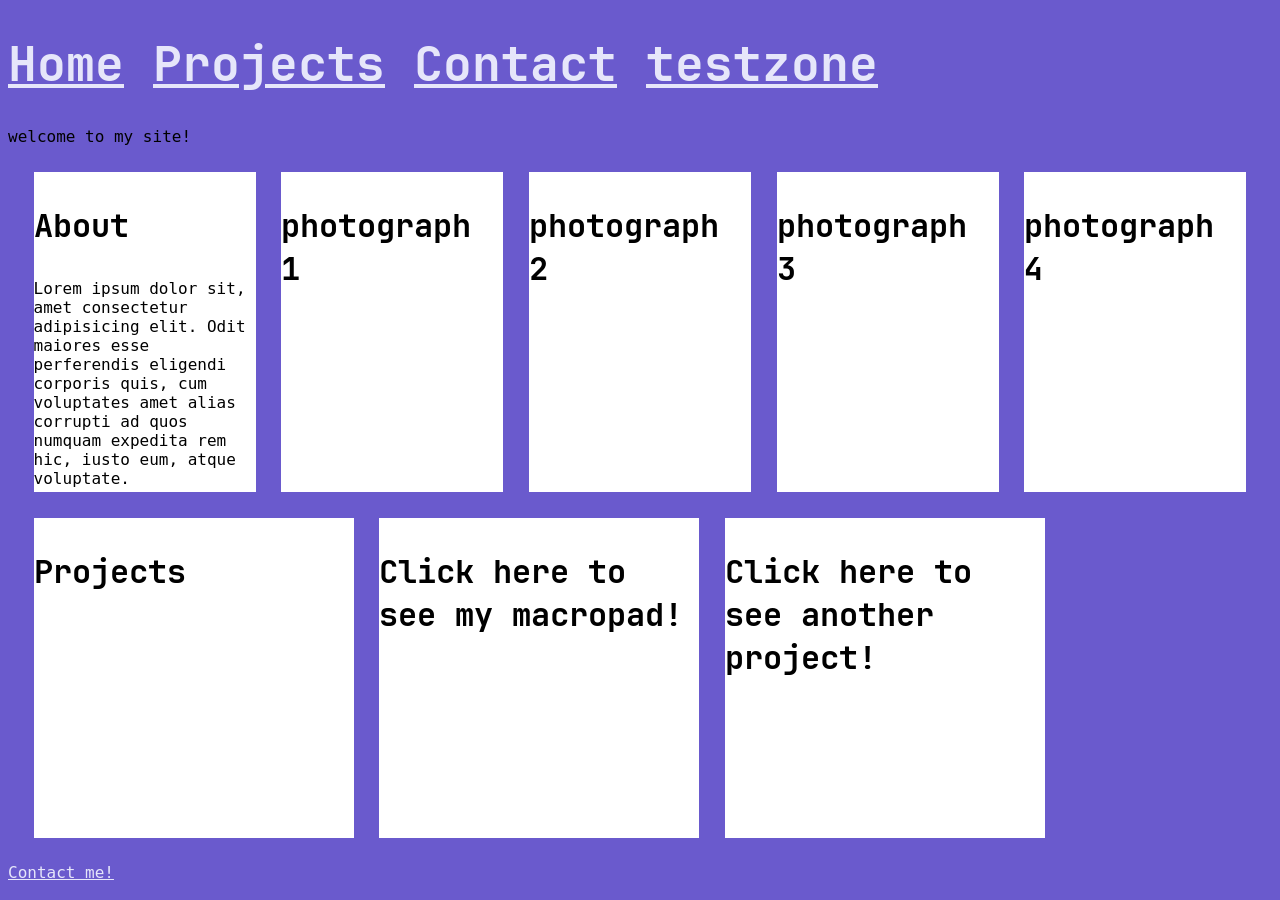
<file: index.html>
<!DOCTYPE html>
<html lang="en">
    <head>
        <meta name="viewport" content="width=device-width, initial-scale=1.0"> 
        <meta charset="UTF-8">
        <link rel="stylesheet" href="styles.css">
        <title>turtle's website home</title>
        <header><p><h1>
            <a href="/">Home</a>
            <a href="projects.html">Projects</a>
            <a href="contactinfo.html">Contact</a>
            <a href="testzone.html">testzone</a>
        </h1></p></header>
    </head>
    <body>
        <p>welcome to my site!</p>
        <div class="photographContainer">
            <div class="photograph">
                <p><h3>About</h3></p>
                <p>Lorem ipsum dolor sit, amet consectetur adipisicing elit. Odit maiores esse perferendis eligendi corporis quis, cum voluptates amet alias corrupti ad quos numquam expedita rem hic, iusto eum, atque voluptate.</p>
            </div>
            <div class="photograph">
                <p><h3>photograph 1</h3></p>
            </div>
            <div class="photograph">
                <p><h3>photograph 2</h3></p>
            </div>
            <div class="photograph">
                <p><h3>photograph 3</h3></p>
            </div>
            <div class="photograph">
                <p><h3>photograph 4</h3></p>
            </div>
        </div>
        <div class="photographContainer">
            <div class="photograph">
                <p><h3>Projects</h3></p>
            </div>
            <div class="photograph">
                    <p><h3>Click here to see my macropad!</h3></p>
                </div>
            <div class="photograph">
                    <p><h3>Click here to see another project!</h3></p>
            </div>
        </div>
        <p><a href="contactinfo.html">Contact me!</a></p>
    </body>
    <html>
</file>
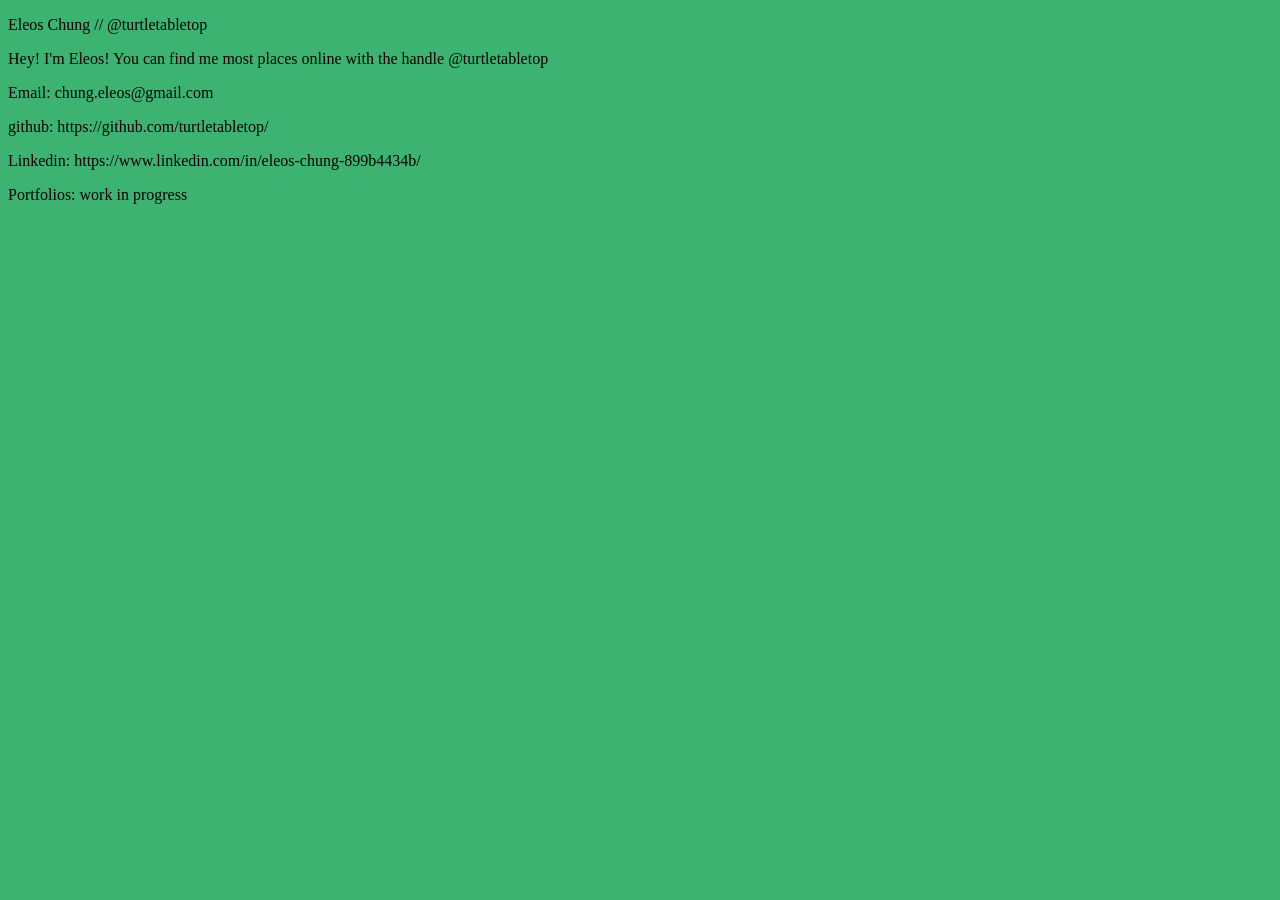
<file: contactcard/index.html>
<!DOCTYPE html>
<html>
    <head>
        <meta name="viewport" content="width=design-width, initial-scale=1.0">
        <meta charset="UTF-8">
        <link rel="stylesheet" href="styles.css">
        <title>turtletabletop's contact card</title>
    </head>
    <body>
        <p>Eleos Chung // @turtletabletop</p>
        
        <p>Hey! I'm Eleos! You can find me most places online with the handle @turtletabletop</p>
        
        <p>Email: chung.eleos@gmail.com</p>
        <p>github: https://github.com/turtletabletop/</p>
        <p>Linkedin: https://www.linkedin.com/in/eleos-chung-899b4434b/</p>
        <p>Portfolios: work in progress</p>

    </body>
</html>
</file>
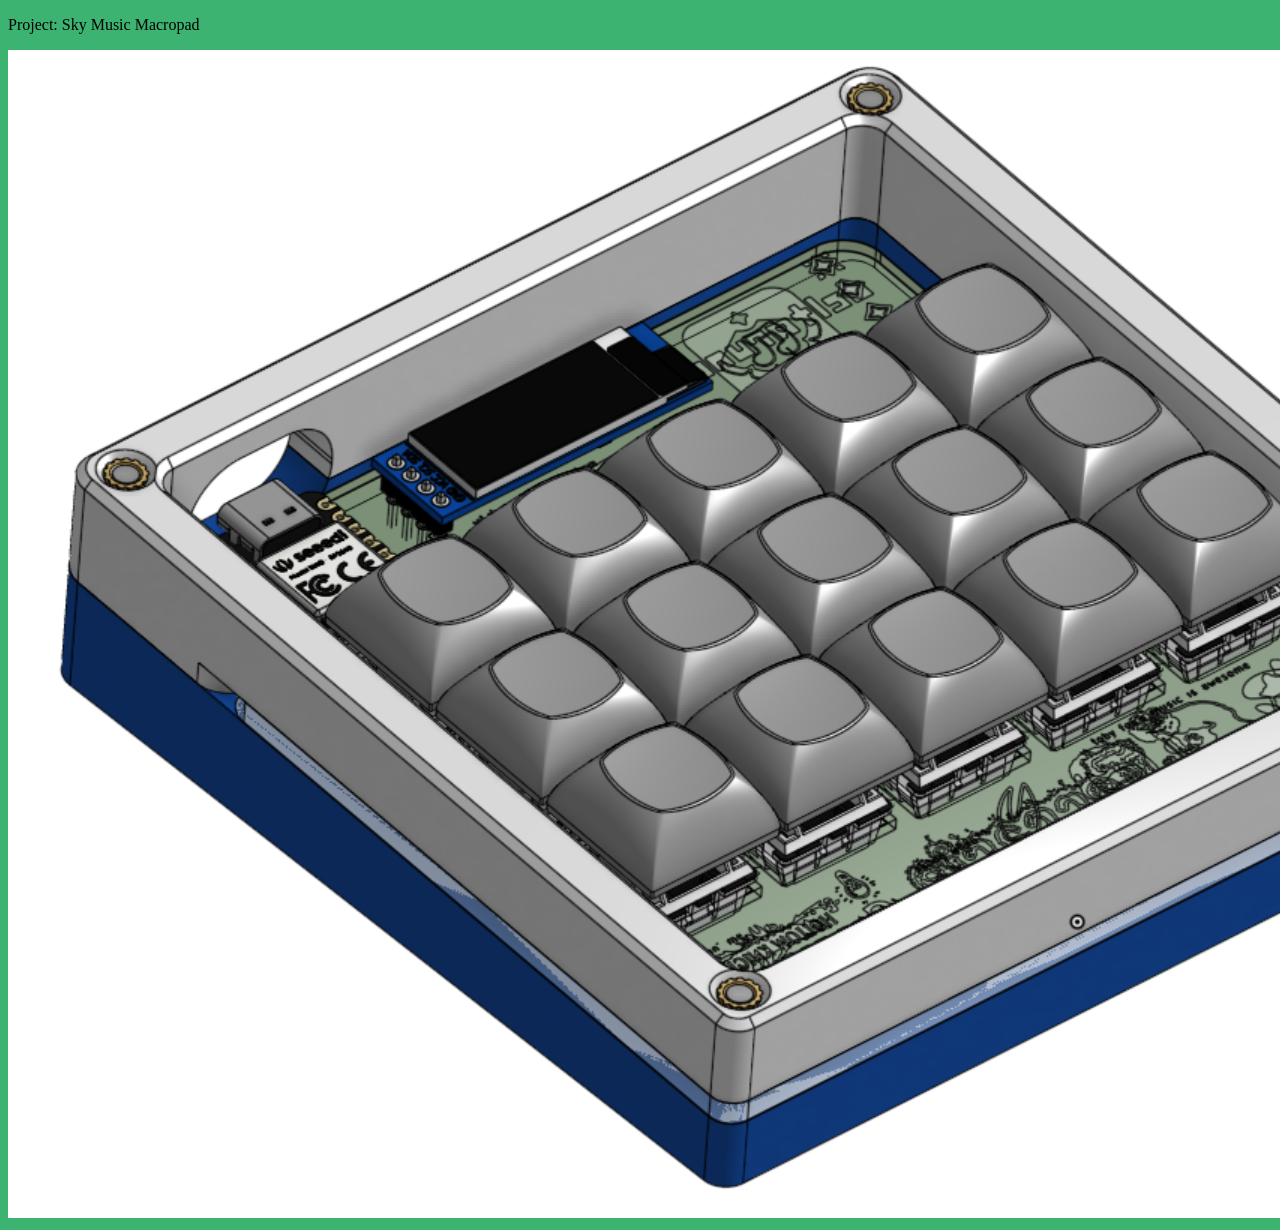
<file: projects/index.html>
<!DOCTYPE html>
<html>
    <head>
        <meta name="viewport" content="width=content-width, initial-scale=1.0">
        <meta charset="UTF-8">
        <link rel="stylesheet" href="styles.css">
        <title>turtletabletop's projects</title>
    </head>
    <body>
        <p>Project: Sky Music Macropad</p>

        <img src="3x5macropad.png" alt="a 3x5 macropad made by turtletabletop!">
    </body>
</html>
</file>
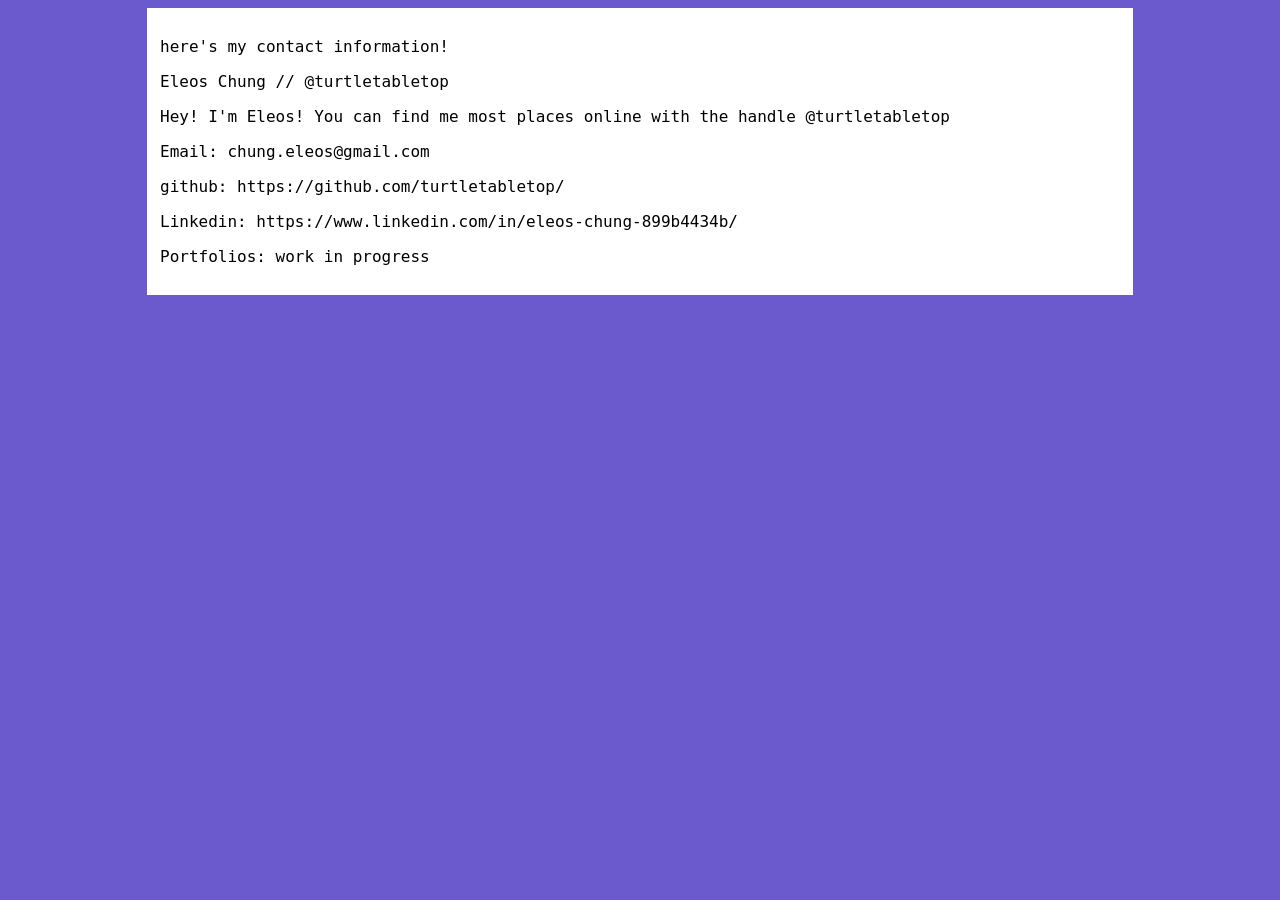
<file: contactinfo.html>
<!DOCTYPE html>
<html>
    <head>
        <meta content="width=content-width, size=1.0">
        <meta charset="UTF-8">
        <link rel="stylesheet" href="styles.css">
        <title>turtletabletop's contact information</title>

    </head>
    <body>
        <div class="contactCardContainer">
            <div class="contactCard">
                <p>here's my contact information!</p>
                <p>Eleos Chung // @turtletabletop</p>
        
                <p>Hey! I'm Eleos! You can find me most places online with the handle @turtletabletop</p>
                
                <p>Email: chung.eleos@gmail.com</p>
                <p>github: https://github.com/turtletabletop/</p>
                <p>Linkedin: https://www.linkedin.com/in/eleos-chung-899b4434b/</p>
                <p>Portfolios: work in progress</p>
            </div>
        </div>
    </body>
</html>
</file>
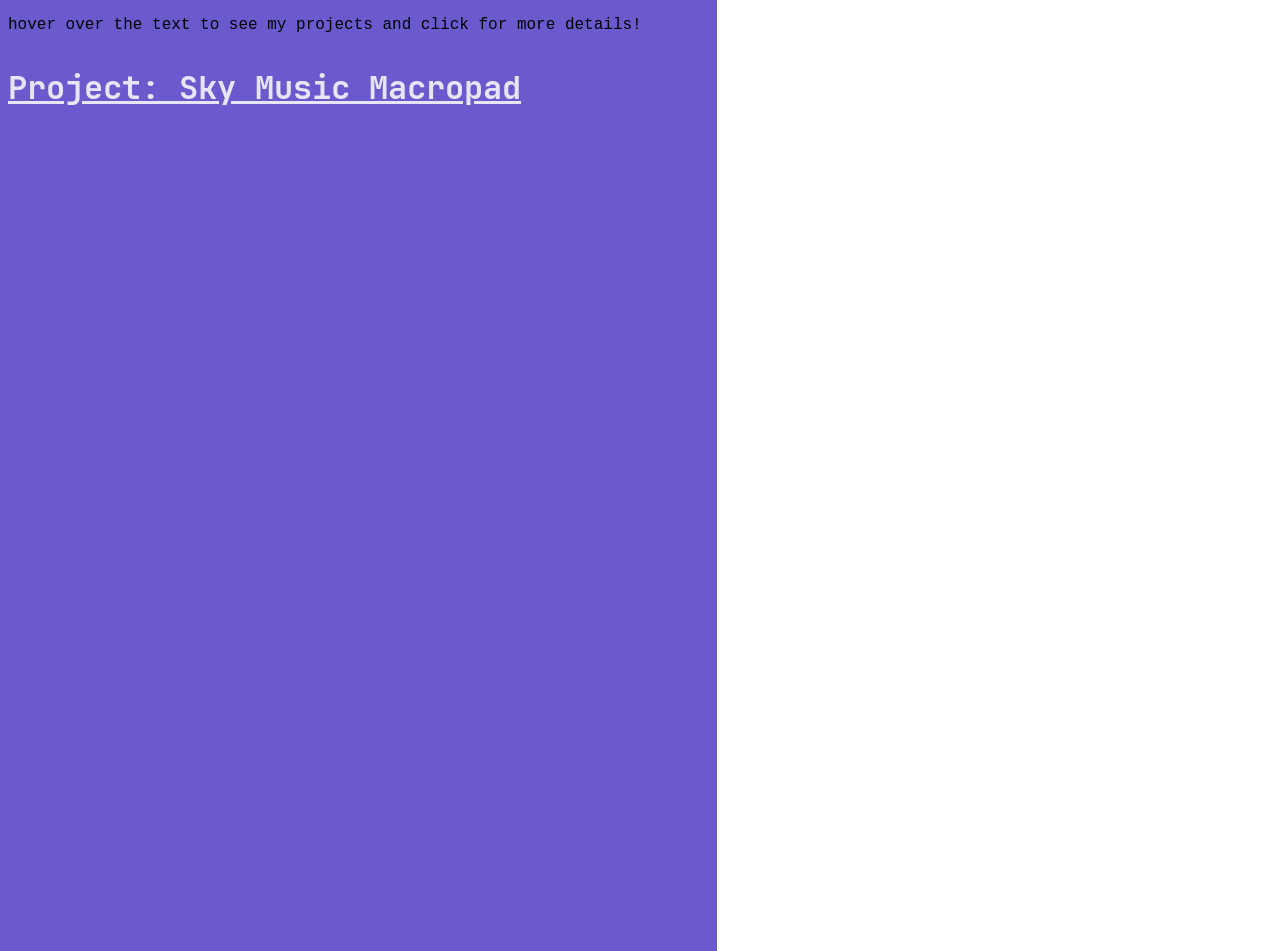
<file: projects.html>
<!DOCTYPE html>
<html>
    <head>
        <meta content="width=content-width, size=1.0">
        <meta charset="UTF-8">
        <link rel="stylesheet" href="styles.css">
        <title>turtletabletop's projects</title>

    </head>
    <body>
        <p>hover over the text to see my projects and click for more details!</p>

        <div class="projectTextContainer">
            <p><a href="https://github.com/turtletabletop/3x5macropad"><h3>Project: Sky Music Macropad</h3></p>

        <div class="hoverContainer">
            <img src="3x5macropad.png" alt="a 3x5 macropad made by turtletabletop!" class="hoverImage">
        </div>
        </div>

    </body>
</html>
</file>
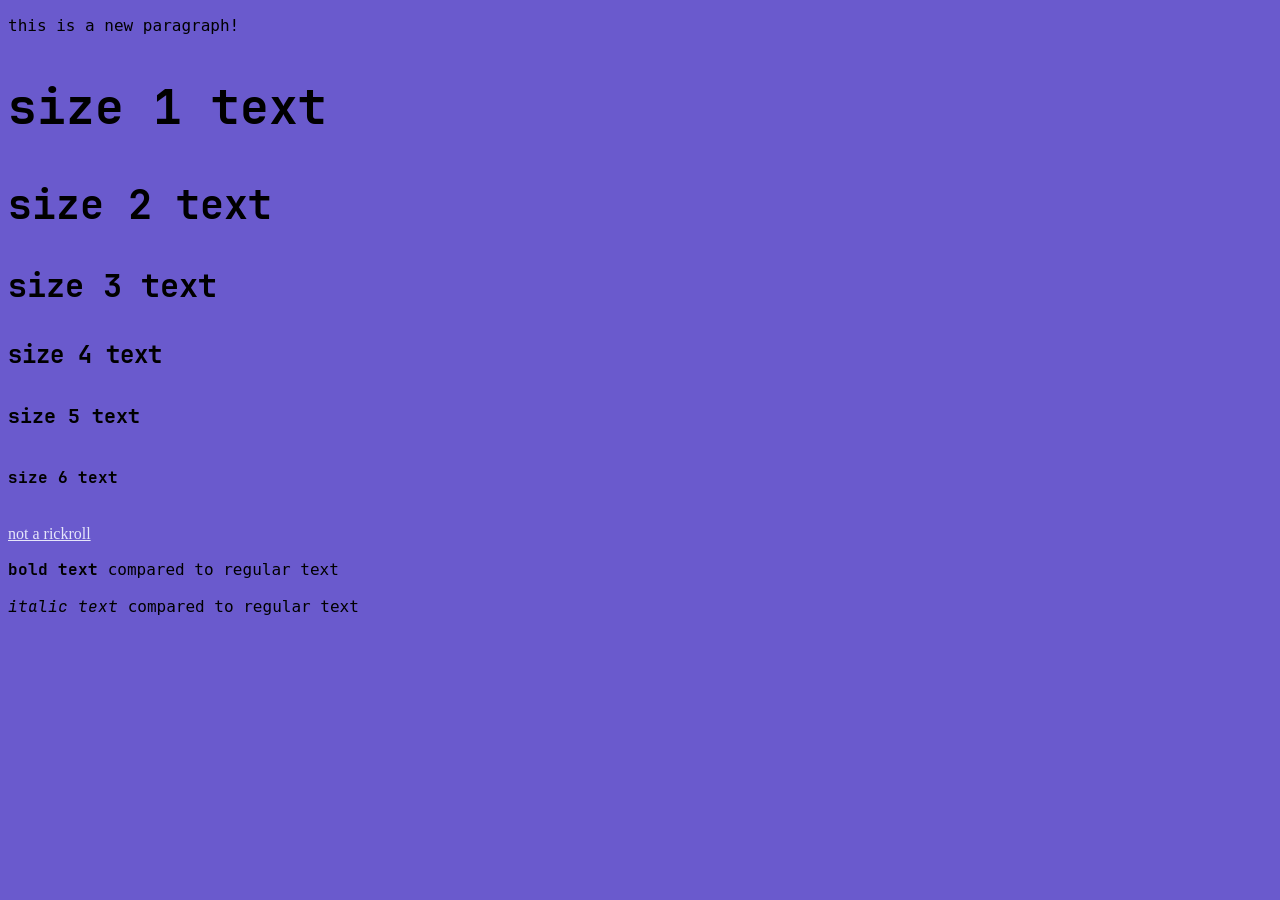
<file: testzone.html>
<!DOCTYPE html>
<html>
    <head>
        <meta content="width=content-width, size=1.0">
        <meta charset="UTF-8">
        <link rel="stylesheet" href="styles.css">
        <title>turtle's testzone</title>

    </head>
    <body>
        <section id="the test zone">
            <p> this is a new paragraph! </p>

            <h1> size 1 text </h1>
            <h2> size 2 text </h2>
            <h3> size 3 text </h3>
            <h4> size 4 text </h4>
            <h5> size 5 text </h5>
            <h6> size 6 text </h6>

            <a href="https://www.youtube.com/watch?v=dQw4w9WgXcQ">not a rickroll</a>

            <p><b> bold text</b> compared to regular text</p>
            <p><i> italic text</i> compared to regular text</p>

            </section>

    </body>
</html>
</file>
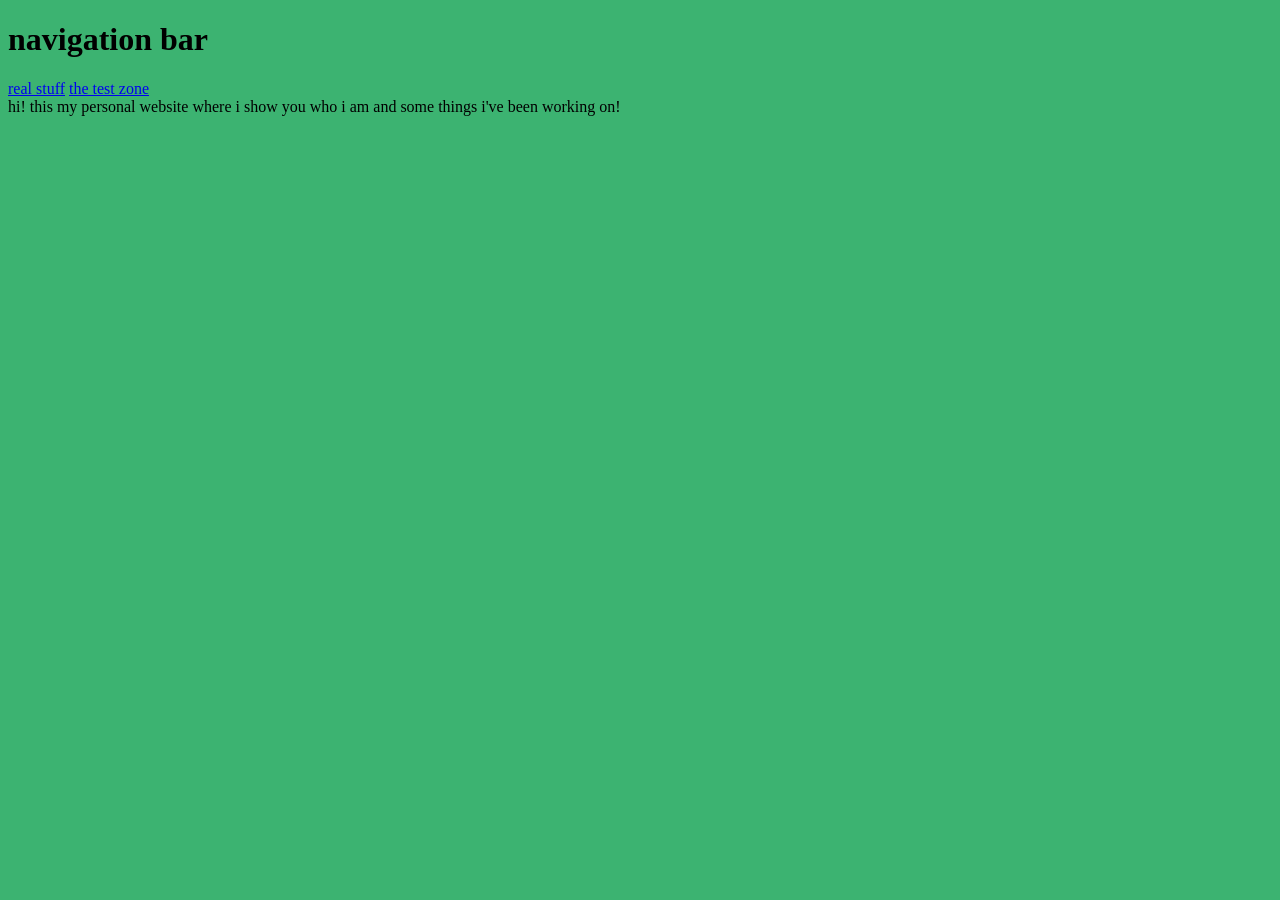
<file: theactualwebsite.html>
<!DOCTYPE html>
<html lang="en">
    <head>
        <meta charset="UTF-8">
        <title>turtle's website!</title>
        <header><h1>navigation bar</h1>
            <nav>
                <a href="theactualwebsite.html#the actual website">real stuff</a>
                <a href="testzone.html#the test zone">the test zone</a>
            </nav>
        </header>
        <link rel="stylesheet" href="myfirstcssfile.css">
    </head>

    <section id="the actual website">
    hi! this my personal website where i show you who i am and some things i've been working on!

    </section>

    <html>
</file>
<file: styles.css>
/* general website things */

@font-face {
    font-family: "JetBrains Mono Regular";
    src: url(webfonts/JetBrainsMono-Regular.woff2);
    font-weight: normal;
    font-style: normal;
}

@font-face {
    font-family: "JetBrains Mono Bold";
    src: url(webfonts/JetBrainsMono-Bold.woff2);
}

@font-face {
    font-family: "JetBrains Mono Italic";
    src: url(webfonts/JetBrainsMono-Italic.woff2);
}


p {
    font-family: "Jetbrains Mono H1", monospace;
}

/* Apply the custom font to all heading tags */
h1, h2, h3, h4, h5, h6 {
  font-family: 'Jetbrains Mono Bold', monospace; /* Adds a fallback font */
}

/* Define explicit sizes for each header level */
h1 {
  font-size: 3.0rem; 
  font-weight: 700;
}

h2 {
  font-size: 2.5rem;
  font-weight: 600;
}

h3 {
  font-size: 2.0rem;
}

h4 {
  font-size: 1.5rem;
}

h5 {
  font-size: 1.25rem;
}

h6 {
  font-size: 1.0rem;
}

b {
  font-family: 'Jetbrains Mono Bold', monospace;
  font-weight: 900; 
}

i {
   font-family: 'Jetbrains Mono Italic', monospace;
   font-weight: italic;  
}

body {
    background-color:slateblue;
}

a:link {
  color:lavender;
}

a:visited {
  color:magenta
}

a:hover {
  color:mediumturquoise
}

/* home page things */

.photographContainer {
  display: flex;
  flex-direction: row;
  gap: 2vw;
  margin: 2vw;
}

.photograph {
  background-color: white;
  height: 25vw;
  width: 25vw;  
}

/* contact card stuff */

.contactCardContainer {
  display: flex;
  justify-content: center;
}

.contactCard {
  background-color: white;
  height: auto;
  width: 75vw;
  padding: 1vw;
}

/* project page */

.projectTextContainer {
  position: static;
  left:0;  
  cursor: pointer;
}

.hoverContainer {
  position: absolute;
  top: 0;
  right: 0;

  display: inline-block;
  cursor: pointer;
  background-color: white;
  height: 100vh;
  width: 40vw;
  padding: 2vw;
}

.hoverImage {
  display: none;
  position: static;
  top: 100%;
  left:0;
  z-index: 10;
  width:38vw;
  object-fit: cover;
  
}

.projectTextContainer:hover .hoverImage {
  display:block;
}
</file>
<file: contactcard/styles.css>
body {
    background-color:mediumseagreen;
}
</file>
<file: projects/styles.css>
body {
    background-color:mediumseagreen;
}
</file>
<file: myfirstcssfile.css>
body {
    background-color:mediumseagreen;
}
</file>
